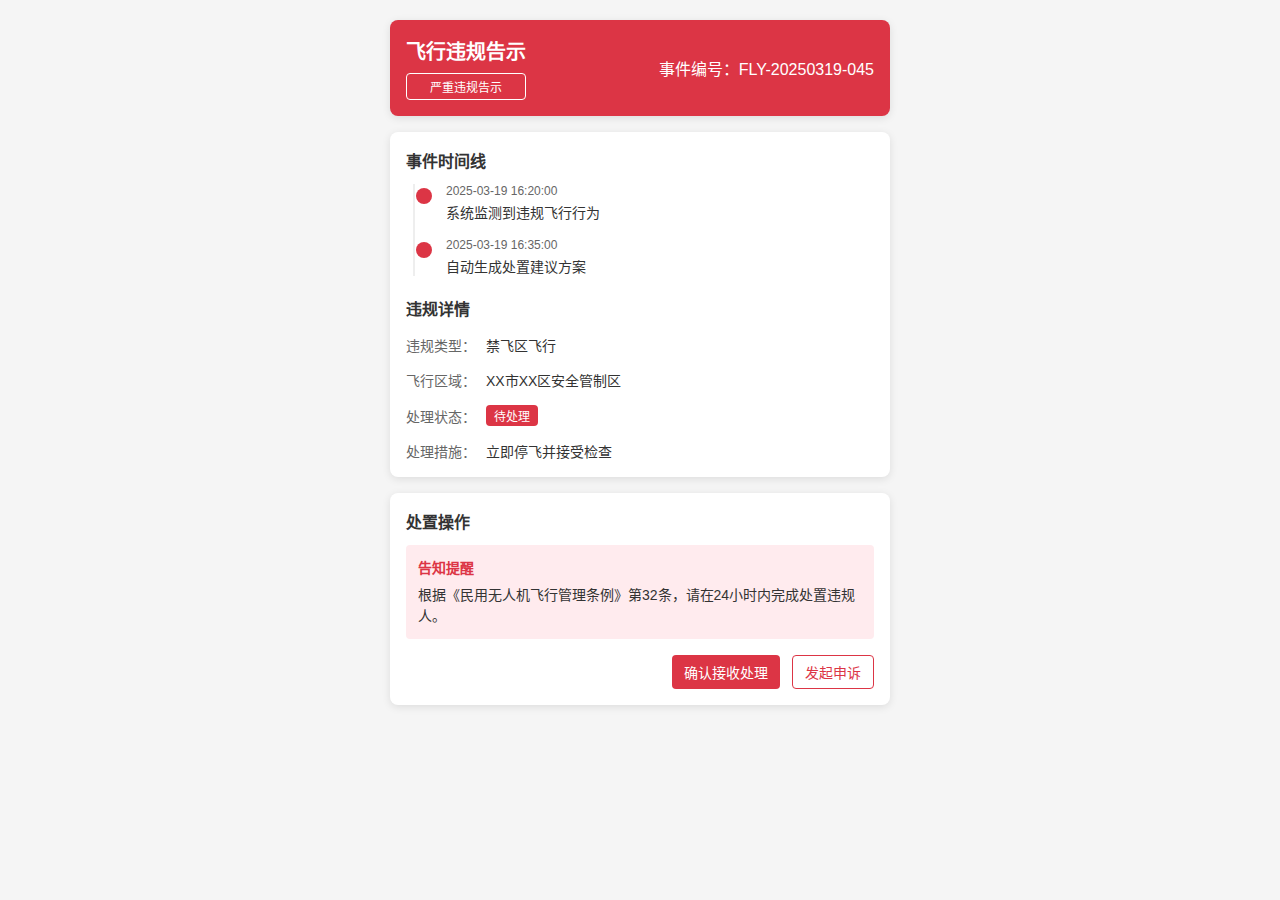
<file: src/main/resources/other/index.html>
<!DOCTYPE html>
<html lang="zh-CN">
<head>
    <meta charset="UTF-8">
    <meta name="viewport" content="width=device-width, initial-scale=1.0">
    <title>飞行违规告示</title>
    <link rel="stylesheet" href="styles.css">
</head>
<body>
    <div class="container">
        <div class="card header-card">
            <div class="header">
                <div class="title-section">
                    <h1>飞行违规告示</h1>
                    <button class="btn btn-outline">严重违规告示</button>
                </div>
                <div class="case-number">
                    事件编号：FLY-20250319-045
                </div>
            </div>
        </div>

        <div class="card main-card">
            <div class="timeline-section">
                <h2>事件时间线</h2>
                <div class="timeline">
                    <div class="timeline-item">
                        <div class="timeline-dot"></div>
                        <div class="timeline-content">
                            <div class="timeline-date">2025-03-19 16:20:00</div>
                            <div class="timeline-text">系统监测到违规飞行行为</div>
                        </div>
                    </div>
                    <div class="timeline-item">
                        <div class="timeline-dot"></div>
                        <div class="timeline-content">
                            <div class="timeline-date">2025-03-19 16:35:00</div>
                            <div class="timeline-text">自动生成处置建议方案</div>
                        </div>
                    </div>
                </div>
            </div>

            <div class="violation-info">
                <h2>违规详情</h2>
                <div class="info-grid">
                    <div class="info-label">违规类型：</div>
                    <div class="info-value">禁飞区飞行</div>
                    
                    <div class="info-label">飞行区域：</div>
                    <div class="info-value">XX市XX区安全管制区</div>
                    
                    <div class="info-label">处理状态：</div>
                    <div class="info-value"><span class="status-tag">待处理</span></div>
                    
                    <div class="info-label">处理措施：</div>
                    <div class="info-value">立即停飞并接受检查</div>
                </div>
            </div>
        </div>

        <div class="card action-card">
            <h2>处置操作</h2>
            <div class="warning-box">
                <div class="warning-title">告知提醒</div>
                <div class="warning-content">
                    根据《民用无人机飞行管理条例》第32条，请在24小时内完成处置违规人。
                </div>
            </div>
            <div class="action-buttons">
                <button class="btn btn-primary">确认接收处理</button>
                <button class="btn btn-secondary">发起申诉</button>
            </div>
        </div>
    </div>
</body>
</html>
</file>
<file: src/main/resources/other/styles.css>
* {
    margin: 0;
    padding: 0;
    box-sizing: border-box;
    font-family: "PingFang SC", "Microsoft YaHei", sans-serif;
}

body {
    background-color: #f5f5f5;
    padding: 20px;
    color: #333;
}

.container {
    max-width: 500px;
    margin: 0 auto;
}

.card {
    background-color: white;
    border-radius: 8px;
    box-shadow: 0 2px 8px rgba(0, 0, 0, 0.1);
    margin-bottom: 16px;
    overflow: hidden;
}

.header-card {
    background-color: #dc3545;
    color: white;
}

.header {
    padding: 16px;
    display: flex;
    justify-content: space-between;
    align-items: center;
}

.title-section {
    display: flex;
    flex-direction: column;
    gap: 8px;
}

h1 {
    font-size: 20px;
    font-weight: bold;
}

h2 {
    font-size: 16px;
    margin-bottom: 12px;
    color: #333;
}

.btn {
    padding: 4px 8px;
    border-radius: 4px;
    font-size: 12px;
    cursor: pointer;
    border: none;
}

.btn-outline {
    background-color: transparent;
    border: 1px solid white;
    color: white;
}

.btn-primary {
    background-color: #dc3545;
    color: white;
    padding: 6px 12px;
}

.btn-secondary {
    background-color: white;
    border: 1px solid #dc3545;
    color: #dc3545;
    padding: 6px 12px;
}

.main-card {
    padding: 16px;
}

.timeline-section {
    margin-bottom: 20px;
}

.timeline {
    position: relative;
    padding-left: 10px;
}

.timeline::before {
    content: '';
    position: absolute;
    left: 7px;
    top: 0;
    height: 100%;
    width: 2px;
    background-color: #eee;
}

.timeline-item {
    position: relative;
    padding-left: 30px;
    margin-bottom: 16px;
}

.timeline-dot {
    position: absolute;
    left: 0;
    top: 4px;
    width: 16px;
    height: 16px;
    border-radius: 50%;
    background-color: #dc3545;
}

.timeline-date {
    font-size: 12px;
    color: #666;
    margin-bottom: 4px;
}

.timeline-text {
    font-size: 14px;
}

.violation-info h2 {
    margin-top: 10px;
    margin-bottom: 15px;
}

.info-grid {
    display: grid;
    grid-template-columns: auto 1fr;
    row-gap: 15px;
    column-gap: 10px;
    align-items: center;
}

.info-label {
    font-size: 14px;
    color: #666;
    text-align: left;
}

.info-value {
    font-size: 14px;
}

.status-tag {
    display: inline-block;
    padding: 2px 8px;
    background-color: #dc3545;
    color: white;
    border-radius: 4px;
    font-size: 12px;
    width: fit-content;
}

.action-card {
    padding: 16px;
}

.warning-box {
    background-color: #ffebee;
    border-radius: 4px;
    padding: 12px;
    margin-bottom: 16px;
}

.warning-title {
    font-size: 14px;
    font-weight: bold;
    margin-bottom: 8px;
    color: #dc3545;
}

.warning-content {
    font-size: 14px;
    color: #333;
    line-height: 1.5;
}

.action-buttons {
    display: flex;
    justify-content: flex-end;
    gap: 12px;
    margin-top: 16px;
}

.btn-primary, .btn-secondary {
    padding: 6px 12px;
    font-size: 14px;
}
</file>
